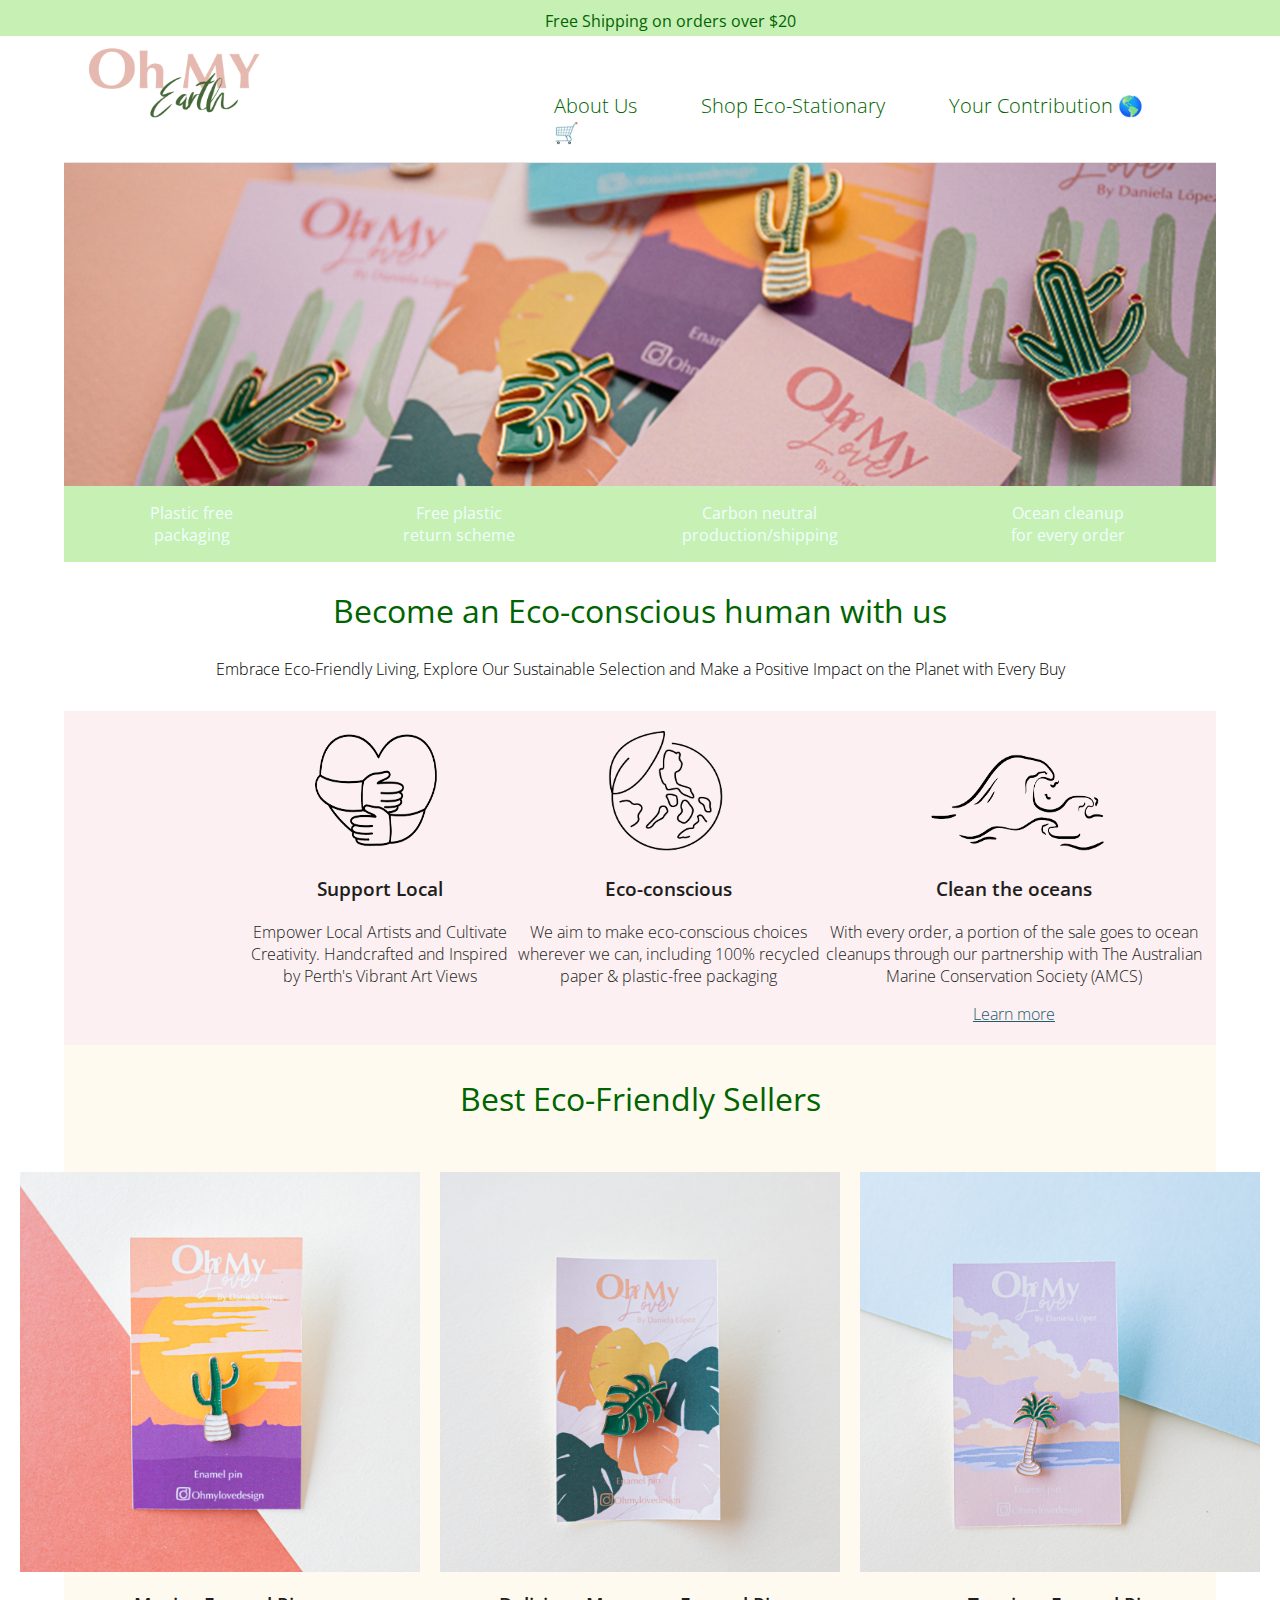
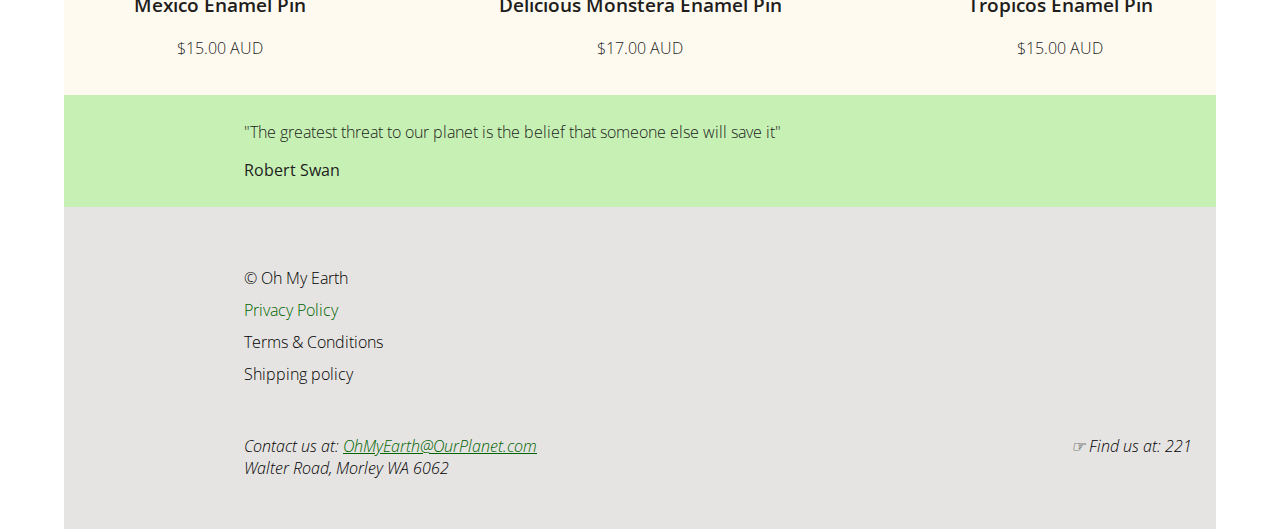
<file: index.html>
<!DOCTYPE html>
<html lang="en">
<head>
    <meta charset="UTF-8">
    <title>Oh My Earth</title>
    <link rel="icon" href="Images!/LogoEarth.gif" type="image/png">
    <link rel="stylesheet" href="style.css">
    <meta name="viewport" content="width=device-width, initial-scale=1.0">
    <link href="https://fonts.googleapis.com/css2?family=Open+Sans:ital,wght@0,300..800;1,300..800&display=swap" rel="stylesheet">
</head>
<body>
    <!-- Top Banner Section -->
    <div class="banner">
        <div class="banner__content">
            <strong>Free Shipping on orders over $20</strong>
        </div>
    </div>

    <div id="wrapper">
        <header>
            <a href="index.html">
                <img src="Images!/Logo.png" alt="Oh My Earth logo" width="180" height="85">
            </a>
            <h1>Oh My Earth</h1>
        </header>

        <!-- Navigation -->
        <nav>
            <ul>
                <li><a href="AboutUs.html" title="About us">About Us</a></li>
                <li><a href="ShopEco.html" title="Shop Eco-stationery">Shop Eco-Stationary</a></li>
                <li><a href="YourContribution.html" title="Your Contribution">Your Contribution &#127758;</a></li>
                <li><a href="ShoopingCart.html" title="Shopping Cart">&#128722;</a></li>
            </ul>
        </nav>

        <!-- CONTENT AREA 1 -->
        <main>
            <article aria-label="article">
                <!-- Banner 2 -->
                <section>
                    <div class="font-display-container">
                        <div class="font-display"><strong>Plastic free packaging</strong></div>
                        <div class="font-display"><strong>Free plastic return scheme</strong></div>
                        <div class="font-display"><strong>Carbon neutral production/shipping</strong></div>
                        <div class="font-display"><strong>Ocean cleanup for every order</strong></div>
                    </div>
                </section>

                <section id="Eco">
                    <h2>Become an Eco-conscious human with us</h2>
                    <p>Embrace Eco-Friendly Living, Explore Our Sustainable Selection and Make a Positive Impact on the Planet with Every Buy</p>
                </section>
            </article>

            <!-- CONTENT AREA 2 -->
            <article id="three-columns">
                <section>
                    <img src="Images!/Support.png" alt="Support Local" width="130" height="120">
                    <h3>Support Local</h3>
                    <p>Empower Local Artists and Cultivate Creativity. Handcrafted and Inspired by Perth's Vibrant Art Views</p>
                </section>

                <section>
                    <img src="Images!/Eco.png" alt="Eco-conscious" width="130" height="120">
                    <h3>Eco-conscious</h3>
                    <p>We aim to make eco-conscious choices wherever we can, including 100% recycled paper &#38; plastic-free packaging</p>
                </section>

                <section>
                    <img src="Images!/Oceans.png" alt="Clean the oceans" width="180" height="120">
                    <h3>Clean the oceans</h3>
                    <p>With every order, a portion of the sale goes to ocean cleanups through our partnership with The Australian Marine Conservation Society (AMCS)</p>
                    <a href="https://www.marineconservation.org.au/ocean-plastic-pollution/" title="Clean the oceans" rel="external" target="_blank">Learn more</a>
                </section>
            </article>

            <!-- CONTENT AREA 3 / Best Eco Products -->
            <section id="best_Eco">
                <h2>Best Eco-Friendly Sellers</h2>
            </section>

            <article id="three-columns2">
                <section>
                    <div class="item">
                        <img src="Images!/Best1.jpg" alt="Mexico Enamel Pin" width="400" height="400">
                        <h3>Mexico Enamel Pin</h3>
                        <p>$15.00 AUD</p>
                    </div>

                    <div class="item">
                        <img src="Images!/Best2.jpg" alt="Delicious Monstera Enamel Pin" width="400" height="400">
                        <h3>Delicious Monstera Enamel Pin</h3>
                        <p>$17.00 AUD</p>
                    </div>

                    <div class="item">
                        <img src="Images!/Best3.jpg" alt="Tropicos Enamel Pin" width="400" height="400">
                        <h3>Tropicos Enamel Pin</h3>
                        <p>$15.00 AUD</p>
                    </div>
                </section>
            </article>
        </main>

        <!-- Sidebar -->
        <blockquote>
            <p>"The greatest threat to our planet is the belief that someone else will save it"</p>
            <p><strong>Robert Swan</strong></p>
        </blockquote>

        <!-- Footer -->
        <footer>
            <p>&#169; Oh My Earth</p>
            <a href="docs/sample_doc.pdf">Privacy Policy</a>
            <p>Terms &#38; Conditions</p>
            <p>Shipping policy</p>
            <address>
                Contact us at: <a href="mailto:OhMyEarth@OurPlanet.com">OhMyEarth@OurPlanet.com</a> &#9758;
                Find us at: 221 Walter Road, Morley WA 6062
            </address>
        </footer>
    </div>
</body>
</html>
</file>
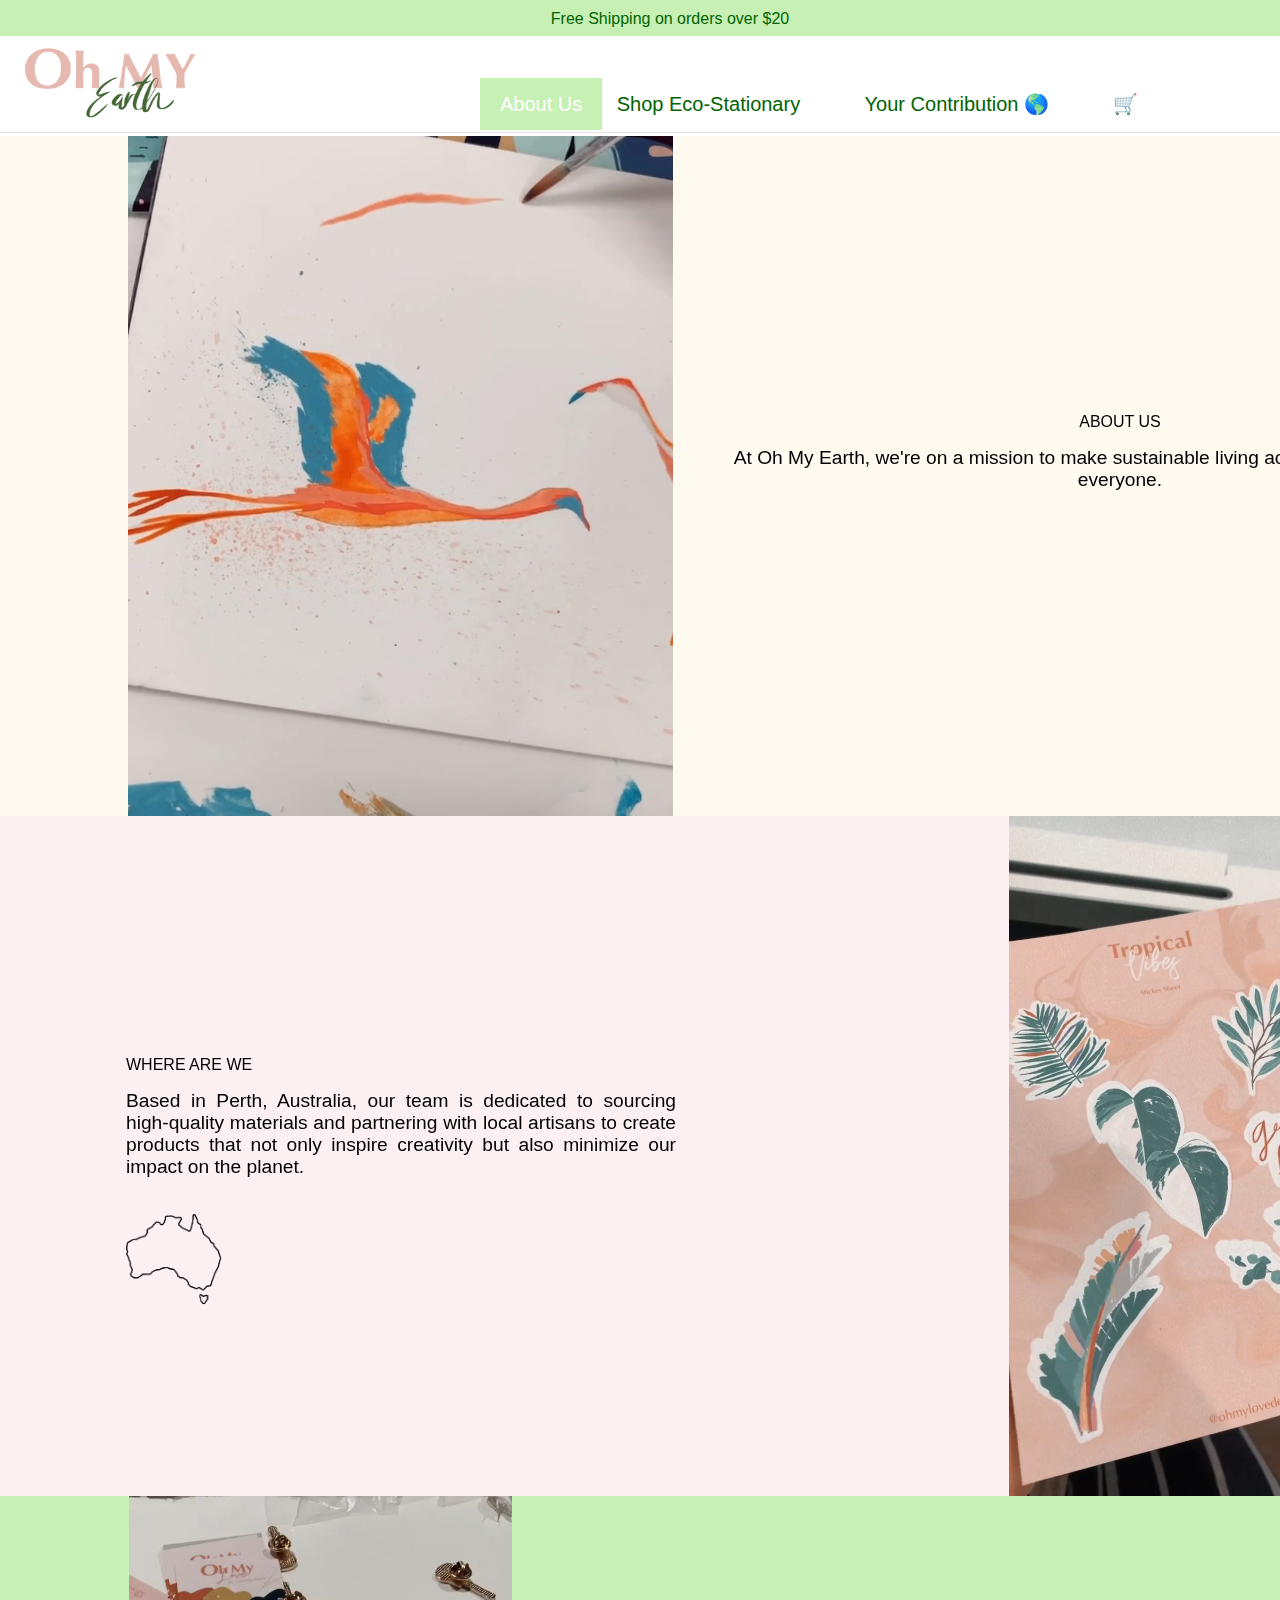
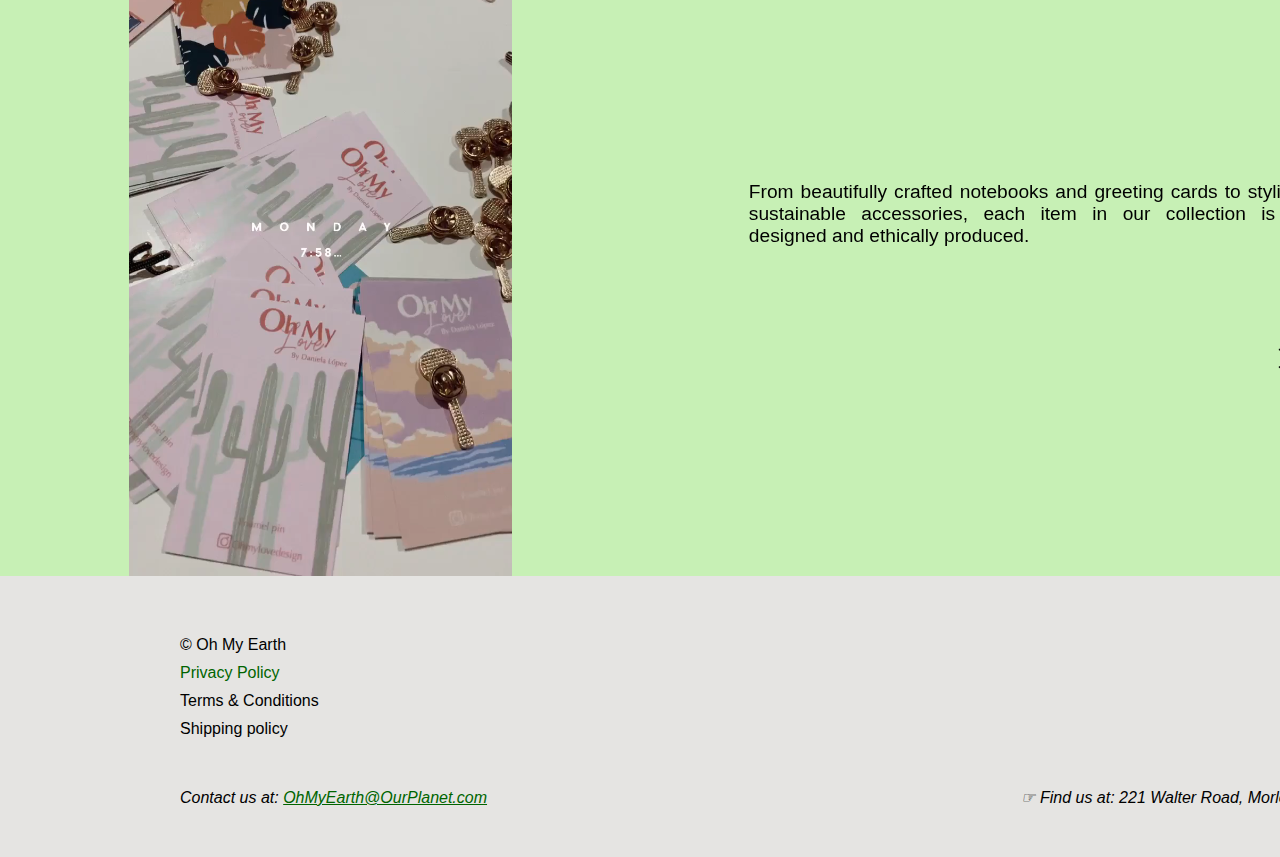
<file: AboutUs.html>
<!DOCTYPE html>
<html lang="en">
<head>
    <meta charset="UTF-8">
    <title>Oh My Earth</title>
    <link rel="icon" href="Images!/LogoEarth.gif" type="image/png">
    <link rel="stylesheet" href="Style_About.css">
    <meta name="viewport" content="width=device-width, initial-scale=1.0">
</head>
<body>
    <!-- Top Banner Section -->
    <div class="banner">
        <div class="banner__content">
            <strong>Free Shipping on orders over $20</strong>
        </div>
    </div>

    <div id="wrapper">
        <header>
            <a href="index.html">
                <img src="Images!/Logo.png" alt="Oh My Earth logo" width="180" height="85">
            </a>
            <h1>Oh My Earth</h1>
        </header>

        <!-- Navigation -->
        <nav>
            <ul>
                <li><span>About Us</span></li>
                <li><a href="ShopEco.html" title="Shop Eco-stationery">Shop Eco-Stationary</a></li>
                <li><a href="YourContribution.html" title="Your Contribution">Your Contribution &#127758;</a></li>
                <li><a href="ShoopingCart.html" title="Shooping Cart">&#128722;</a></li>
            </ul>
        </nav>

        <!-- Main Content -->
        <main>
            <!-- Video Section 1 -->
            <section class="video">
                <video autoplay muted loop>
                    <source src="Images!/Video.mp4" type="video/mp4">
                </video>
                <article>
                    <section>
                        <p>ABOUT US</p>
                        <h2>At Oh My Earth, we're on a mission to make sustainable living accessible and enjoyable for everyone.</h2>
                    </section>
                </article>
            </section>

            <!-- Video Section 2 -->
            <section class="video2">
                <video autoplay muted loop>
                    <source src="Images!/Video2.mp4" type="video/mp4">
                </video>
                <article>
                    <section>
                        <p>WHERE ARE WE</p>
                        <h2>Based in Perth, Australia, our team is dedicated to sourcing high-quality materials and partnering with local artisans to create products that not only inspire creativity but also minimize our impact on the planet.</h2>
                        <img src="Images!/AUS.png" width="100" height="90" alt="Australia icon">
                    </section>
                </article>
            </section>

            <!-- Video Section 3 -->
            <section class="video3">
                <video autoplay muted loop>
                    <source src="Images!/Video3.mp4" type="video/mp4">
                </video>
                <article>
                    <section>
                        <p>OUR WORK</p>
                        <h2>From beautifully crafted notebooks and greeting cards to stylish pens and sustainable accessories, each item in our collection is thoughtfully designed and ethically produced.</h2>
                        <img src="Images!/FreeC.png" width="110" height="90" alt="Decorative icon">
                    </section>
                </article>
            </section>
        </main>

        <!-- Footer -->
        <footer>
            <p>&#169; Oh My Earth</p>
            <a href="docs/sample_doc.pdf">Privacy Policy</a>
            <p>Terms &#38; Conditions</p>
            <p>Shipping policy</p>
            <address>
                Contact us at: <a href="mailto:OhMyEarth@OurPlanet.com">OhMyEarth@OurPlanet.com</a> &#9758;
                Find us at: 221 Walter Road, Morley WA 6062
            </address>
        </footer>
    </div>
</body>
</html>
</file>
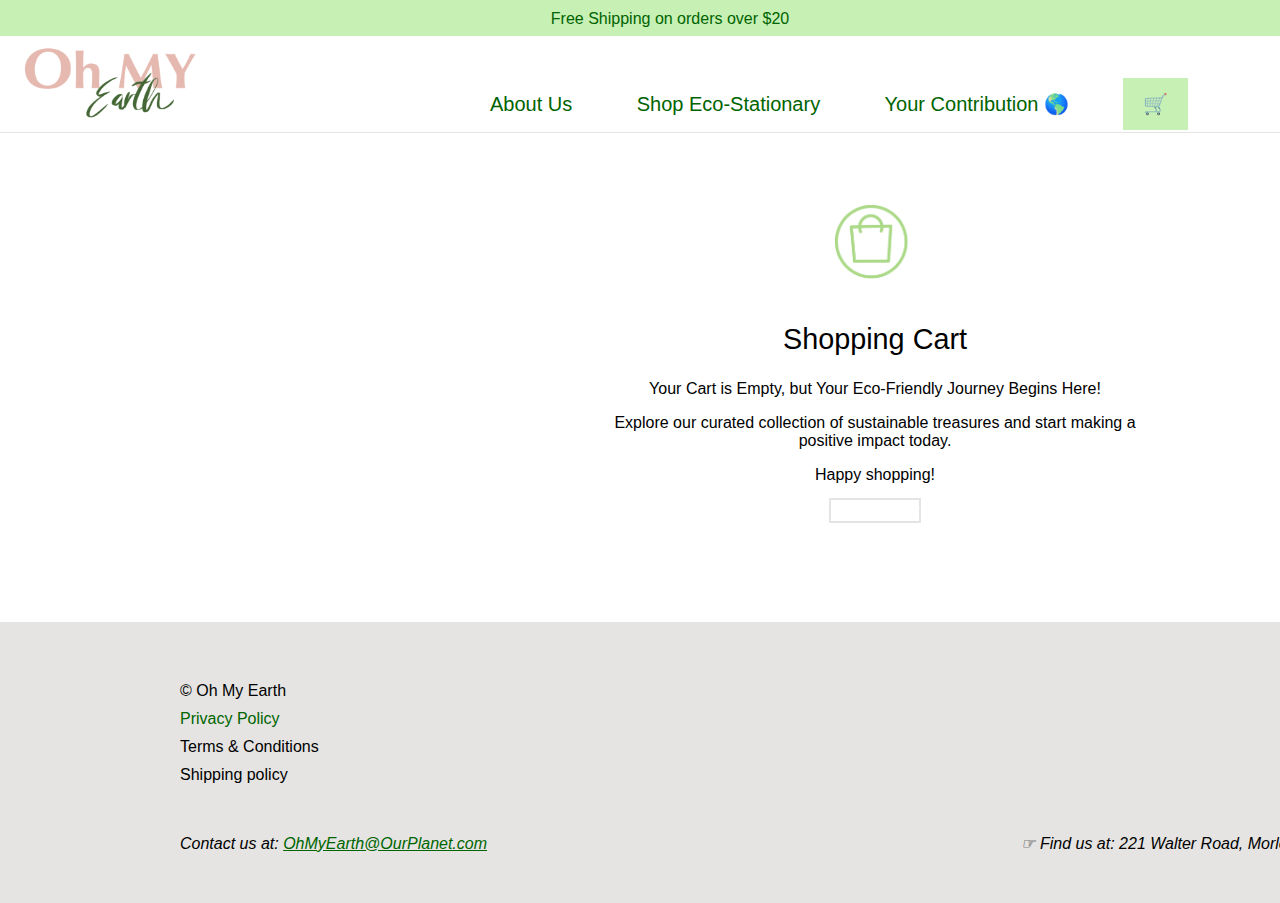
<file: ShoopingCart.html>
<!DOCTYPE html>
<html lang="en">
<head>
    <meta charset="UTF-8">
    <title>Oh My Earth</title>
    <meta name="description" content="Shopping Cart">
    <link rel="icon" href="Images!/LogoEarth.gif" type="image/png">
    <link rel="stylesheet" href="Shooping_Card.css">
</head>
<body>
    <!-- Top Banner Section -->
    <div class="banner">
        <div class="banner__content">
            <strong>Free Shipping on orders over $20</strong>
        </div>
    </div>

    <div id="wrapper">
        <header>
            <a href="index.html">
                <img src="Images!/Logo.png" alt="Oh My Earth logo" width="180" height="85">
            </a>
            <h1>Oh My Earth</h1>
        </header>

        <!-- Navigation Code Block -->
        <nav>
            <ul>
                <li><a href="AboutUs.html" title="About us">About Us</a></li>
                <li><a href="ShopEco.html" title="Shop Eco-stationery">Shop Eco-Stationary</a></li>
                <li><a href="YourContribution.html" title="Your Contribution">Your Contribution &#127758;</a></li>
                <li><span>&#128722;</span></li>
            </ul>
        </nav>
        
        <!-- Content Area -->
        <main>
            <article>
                <section>
                    <img src="Images!/Bag.png" width="90" height="90" alt=""> 
                    <h2>Shopping Cart</h2>
                    <p><b>Your Cart is Empty,</b> but Your Eco-Friendly Journey Begins Here!</p>
                    <p>Explore our curated collection of sustainable treasures and start making a positive impact today.</p> <p>Happy shopping!</p>
                    
                    <a href="ShopEco.html" title="" target="_blank">Shop Now</a>
                    
                </section>
            </article>

            <!-- Footer -->
            <footer>
                <p>&#169; Oh My Earth</p>
                <a href="docs/sample_doc.pdf">Privacy Policy</a>
                <p>Terms &#38; Conditions</p>
                <p>Shipping policy</p>
                <address>
                    Contact us at: <a href="mailto:OhMyEarth@OurPlanet.com">OhMyEarth@OurPlanet.com</a> &#9758;
                    Find us at: 221 Walter Road, Morley WA 6062
                </address>
            </footer>
        </main>
    </div>
</body>
</html>
</file>
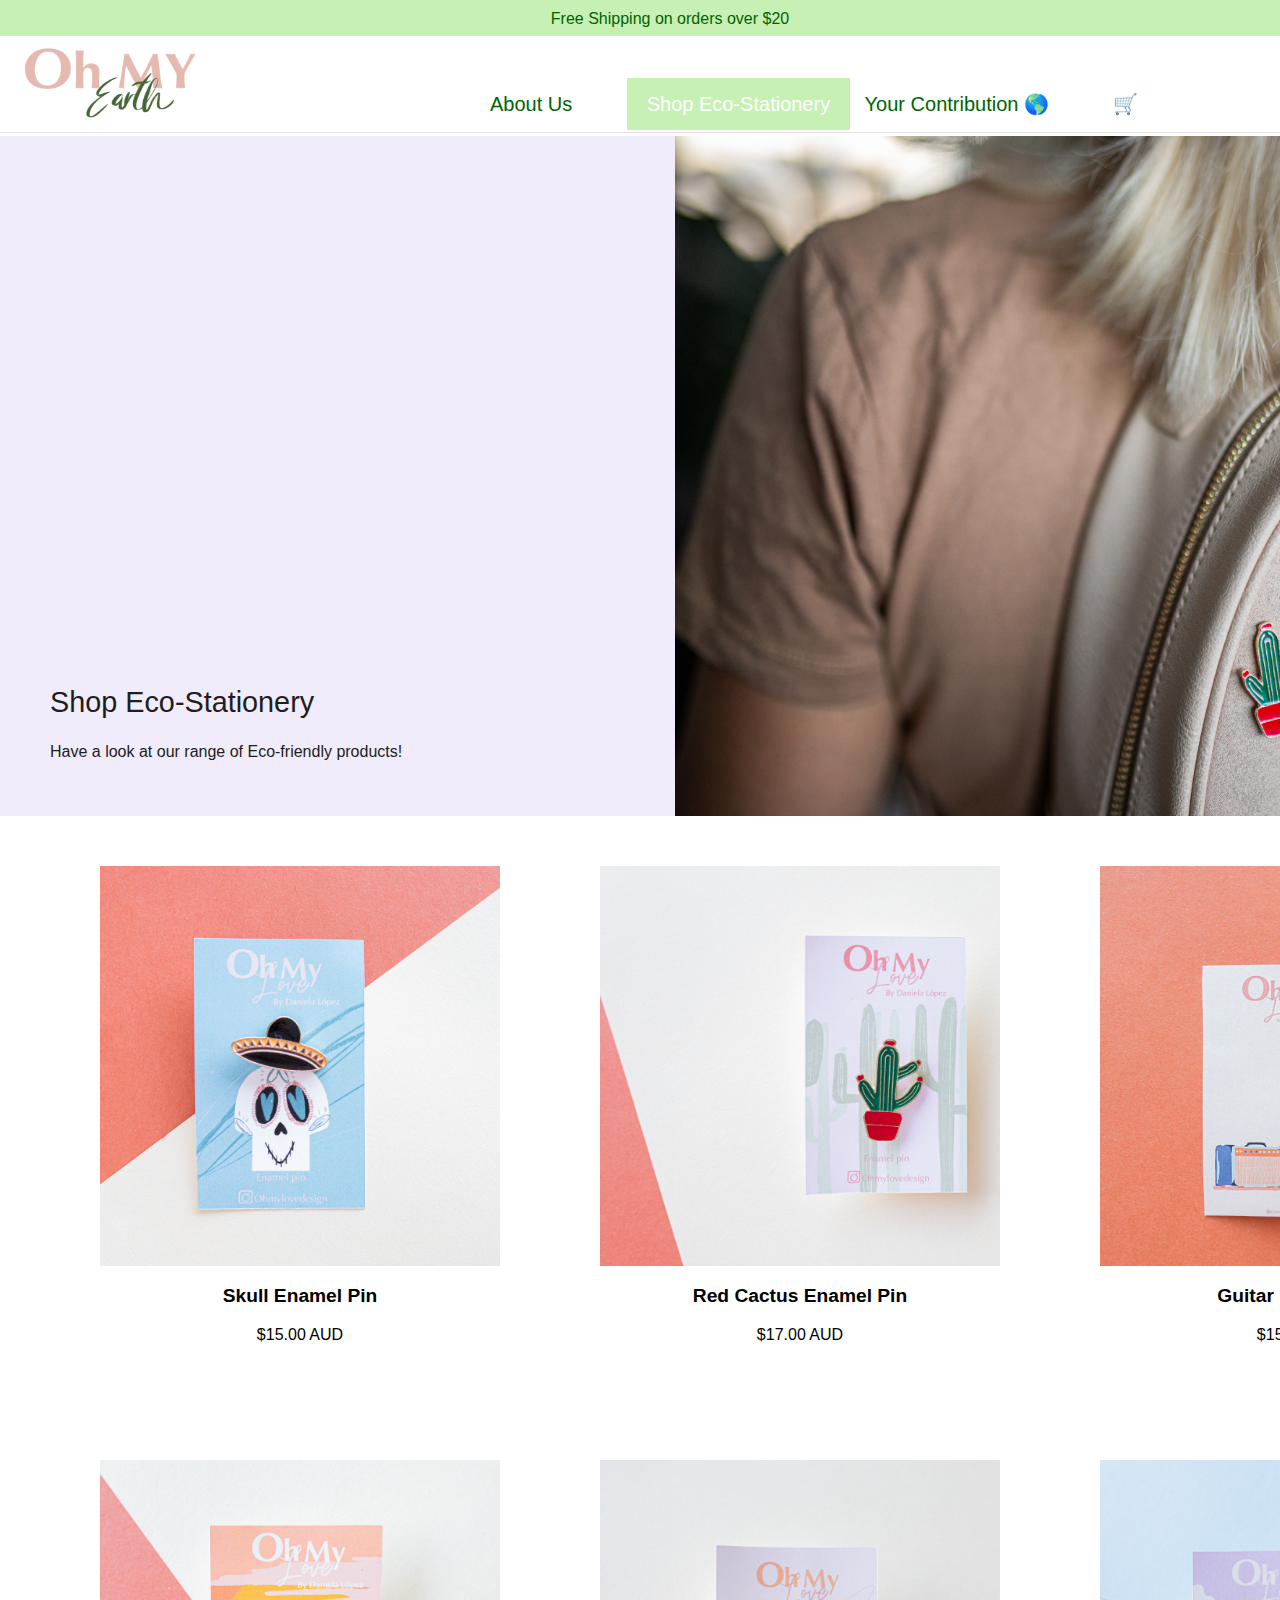
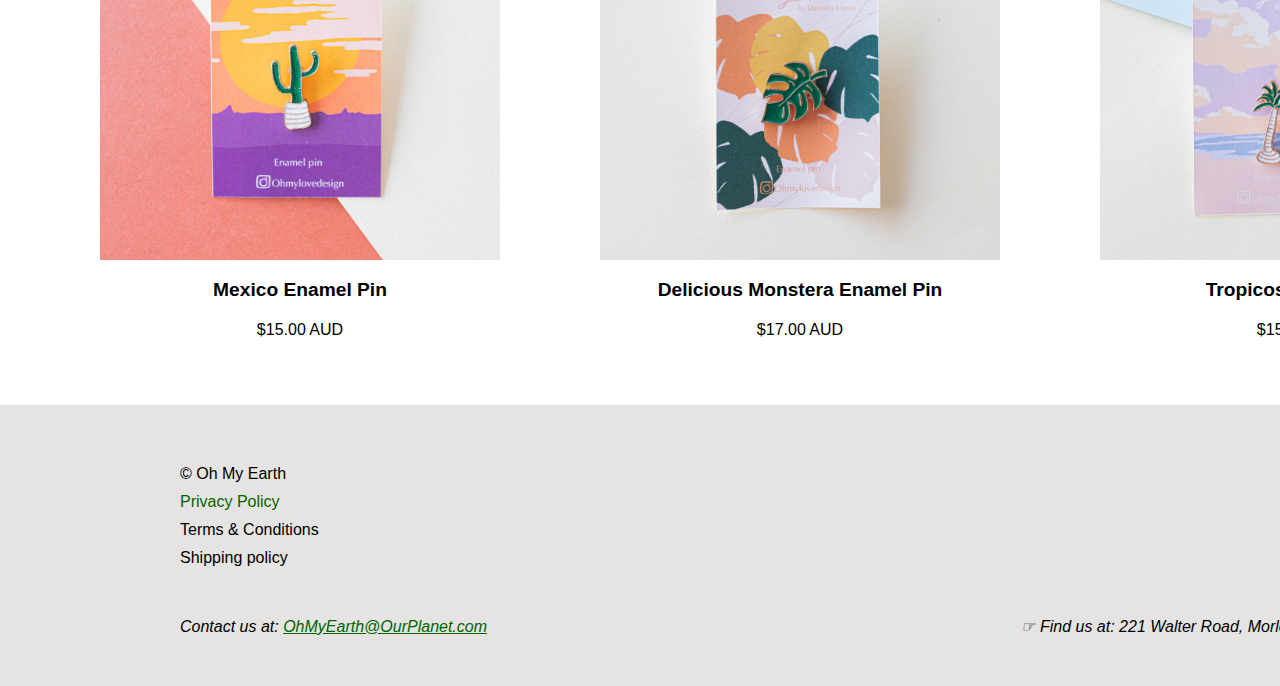
<file: ShopEco.html>
<!DOCTYPE html>
<html lang="en">
<head>
    <meta charset="UTF-8">
    <title>Oh My Earth</title>
    <link rel="icon" href="Images!/LogoEarth.gif" type="image/png">
    <link rel="stylesheet" href="ShopEco.css">
    <meta name="viewport" content="width=device-width, initial-scale=1.0">
</head>
<body>
    <!-- Top Banner Section -->
    <div class="banner">
        <div class="banner__content">
            <strong>Free Shipping on orders over $20</strong>
        </div>
    </div>

    <div id="wrapper">
        <header>
            <a href="index.html">
                <img src="Images!/Logo.png" alt="Oh My Earth logo" width="180px" height="85px">
            </a>
            <h1>Oh My Earth</h1>
        </header>

        <!-- Navigation Code Block -->
        <nav>
            <ul>
                <li><a href="AboutUs.html" title="About us">About Us</a></li>
                <li><span>Shop Eco-Stationery</span></li>
                <li><a href="YourContribution.html" title="Your Contribution">Your Contribution &#127758;</a></li>
                <li><a href="ShoopingCart.html" title="Shooping Cart">&#128722;</a></li>
            </ul>
        </nav>

        <main class="Main">
            <!-- Content Area 1 -->
            <article>
                <section>
                    <h2>Shop Eco-Stationery</h2>
                    <p>Have a look at our range of Eco-friendly products!</p>
                    <img src="Images!/PinsCollection.png" alt="" width="850" height="480">
                </section>
            </article>
        </main>
        
        <!-- Products Section -->
        <article>
            <section id="shop-eco">
                <div class="item">
                    <img src="Images!/Mexico.jpg" alt="" width="400" height="400">
                    <h3>Skull Enamel Pin</h3>
                    <p>$15.00 AUD</p>
                </div>
                
                <div class="item">
                    <img src="Images!/RedCactus.jpg" alt="" width="400" height="400">
                    <h3>Red Cactus Enamel Pin</h3>
                    <p>$17.00 AUD</p>
                </div>
                
                <div class="item">
                    <img src="Images!/guitar.jpg" alt="" width="400" height="400">
                    <h3>Guitar Enamel Pin</h3>
                    <p>$15.00 AUD</p>
                </div>
            </section> 
        </article>
        
        <article>
            <section id="shop-eco">
                <div class="item">
                    <img src="Images!/Best1.jpg" alt="" width="400" height="400">
                    <h3>Mexico Enamel Pin</h3>
                    <p>$15.00 AUD</p>
                </div>
                
                <div class="item">
                    <img src="Images!/Best2.jpg" alt="" width="400" height="400">
                    <h3>Delicious Monstera Enamel Pin</h3>
                    <p>$17.00 AUD</p>
                </div>
                
                <div class="item">
                    <img src="Images!/Best3.jpg" alt="" width="400" height="400">
                    <h3>Tropicos Enamel Pin</h3>
                    <p>$15.00 AUD</p>
                </div>
            </section> 
        </article>

        <!-- Footer -->
        <footer>
            <p>&#169; Oh My Earth</p>
            <a href="docs/sample_doc.pdf">Privacy Policy</a>
            <p>Terms & Conditions</p>
            <p>Shipping policy</p>
            <address>
                Contact us at: <a href="mailto:OhMyEarth@OurPlanet.com">OhMyEarth@OurPlanet.com</a> &#9758;
                Find us at: 221 Walter Road, Morley WA 6062
            </address>
        </footer>
    </div>
</body>
</html>
</file>
<file: style.css>
/* 
Date: 29/04/24
Version: Assignment 2 Web Design
*/

/* COLORS
#211d1c - dark brown (for text)
#2f261d - brown
#4389a2 - teal
#c62d03 - burnt red
*/

/* GLOBAL SETTINGS
---------------------------------------- */
body {
    font-size: 16px;
    font-weight: 300;
    font-family: 'Open Sans', sans-serif;
    color: #211d1c;
    margin: 0;
}

#wrapper {
    position: relative;
    max-width: 1600px;
    width: 90%;
    margin: 0 auto;
}

h2 {
    font-size: 2em;
    font-weight: 400;
}

h3 {
    font-size: 1.2em;
    font-weight: 600;
}

a {
    color: #225c71; /* dark teal */
}

a:visited {
    color: #5A7E4A; /* dark green */
}

/* TOP BANNER
---------------------------------------- */
.banner {
    background: #C7F0B5;
}

.banner__content {
    margin: 0 auto;
    padding: 10px;
    max-height: 16px;
    text-align: center;
    font-size: 16px;
    color: darkgreen;
    margin-left: 60px;
}

/* HEADER
---------------------------------------- */
header {
    background: #FAE1DC url(Images!/All_big.png) no-repeat top center / cover;
    height: 450px;
    color: #5A7E4A; /* dark green */
}

header h1 {
    visibility: hidden;
}

header img {
    position: relative;
    top: 0px;
    left: 20px;
    z-index: 7;
}

/* BELOW BANNER 2
---------------------------------------- */
.font-display-container {
    display: flex;
    justify-content: space-between;
    align-items: center;
    background-color: #C7F0B5;
}

.font-display {
    padding: 1rem 5rem;
    flex-grow: 1;
    text-align: center;
    color: azure;
}

/* ECO SECTION
---------------------------------------- */
#Eco {
    text-align: center;
    color: darkgreen;
    padding-bottom: 15px;
}

#Eco p {
    color: black;
}

/* NAVIGATION
---------------------------------------- */
nav {
    background-color: #ffffff;
    position: absolute;
    top: 0px;
    left: 0px;
    width: 100%;
    padding-top: 40px;
    border-bottom: 1px solid rgba(0, 0, 0, 0.1);
}

nav ul {
    padding-left: 480px;
    list-style: none;
}

nav li {
    display: inline;
    font-size: 20px;
    
}

nav a {
    color: darkgreen;
    text-decoration: none;
    padding: 10px 50px 15px 10px;
    font-size: 20px;
}

nav a:visited {
    color: darkgreen;
}

nav a:hover {
    background-color: darkgreen;
    color: white;
}

nav span {
    padding: 15px 20px;
    background-color: #C7F0B5;
    color: #ffffff;
}

/* CONTENT 2
---------------------------------------- */
#three-columns {
    display: flex;
    text-align: center;
    padding: 20px 10px 20px 180px;
    background-color: #fcf0f2;
}

/* CONTENT 3
---------------------------------------- */
/* Title Best eco products
---------------------------------------- */
#best_Eco {
    text-align: center;
    color: darkgreen;
    padding: 5px 10px;
    background-color: floralwhite;
}

#three-columns2 section {
    display: flex;
    justify-content: center;
    padding: 10px;
    background-color: floralwhite;
}

.item {
    margin: 10px;
    text-align: center;
}

.item img {
    display: block;
}

.item p {
    margin-top: 5px;
}

/* SIDEBAR
---------------------------------------- */
blockquote {
    padding: 10px 0 10px 180px;
    background-color: #C7F0B5;
    margin: auto;
}

/* FOOTER
---------------------------------------- */
footer {
    background-color: #E5E4E2;
    color: black;
    padding: 50px 0 50px 180px;
}

footer p {
    margin: 10px 0;
}

footer a {
    color: darkgreen;
    text-decoration: none;
    margin-right: 530px;
}

address {
    margin-top: 50px;
}

address a {
    color: darkgreen;
    text-decoration: underline;
}

/* MEDIA QUERIES
---------------------------------------- */
@media (max-width: 1000px) {
    #wrapper {
        width: 100%;
    }

    .font-display-container {
        margin: 0;
    }
}

@media (max-width: 800px) {
    header {
        background: url(Images!/All.png);
        height: 400px;
    }

    header img {
        width: 20%;
        height: auto;
    }

    nav {
        padding-top: 70px;
    }

    nav ul {
        padding-left: 5px;
    }

    .font-display-container {
        flex-wrap: wrap;
    }

    #Eco {
        flex-wrap: wrap;
        padding: 0 5px;
    }

    #three-columns {
        display: block;
        text-align: left;
        flex-wrap: wrap;
        padding: 0 80px;
    }

    footer {
        padding-right: 80px;
    }

    footer ul {
        flex-wrap: wrap;
    }

    footer li {
        padding-bottom: 10px;
    }

    #three-columns2 section {
        display: block;
        text-align: left;
        flex-wrap: wrap;
    }

    #three-columns2 section img {
        float: inherit;
        margin: 30px 20px;
    }
}

@media (max-width: 600px) {
    header {
        background: url(Images!/All.png);
        height: 0;
    }

    header img {
        width: 20%;
        height: auto;
    }

    nav {
        padding-top: 30px;
    }

    nav ul {
        padding-left: 5px;
    }

    nav a {
        font-size: 3.5vw;
    }

    nav li {
        font-size: 1vw;
    }

    .font-display-container {
        flex-wrap: wrap;
    }

    #Eco {
        flex-wrap: wrap;
        padding:  10px;
    }

    #three-columns {
        display: block;
        text-align: left;
        flex-wrap: wrap;
        padding: 80px;
    }

    footer {
        padding: 50px 80px;
    }

    footer ul {
        flex-wrap: wrap;
    }

    footer li {
        padding-bottom: 10px;
    }

    #three-columns2 section {
        display: block;
        text-align: left;
        flex-wrap: wrap;
    }

    #three-columns2 section img {
        float: inherit;
        margin: 30px 20px;
        flex-wrap: wrap;
    }

    blockquote {
        flex-wrap: wrap;
        padding: 80px;
    }
}
</file>
<file: Style_About.css>
/*
Date: 29/04/24
Version: Assignment 2 Web Design
*/

/* COLOURS
----------------------------------------
#211d1c - dark brown (for text)
#2f261d - brown
#4389a2 - teal
#c62d03 - burnt red
*/

/* GLOBAL SETTING
----------------------------------------
*/

body {
    font-size: 16px;
    font-weight: 300;
    font-family: 'Open Sans', sans-serif;
    color: #211d1c;
    margin: 0;
}

#wrapper {
    position: relative;
    width: 1600px; 
    margin: 0 auto;
}

h2 {
    font-size: 1.2em;
    font-weight: 300;
}

h3 {
    font-size: 1.2em;
    font-weight: 600;
}

h4 {
    font-size: 1.3em;
    font-weight: 10;
}

a {
    color: #225c71; /* dark teal */
}

a:visited {
    color: #5A7E4A; /* dark green */
}

/* Nav and Logo
----------------------------------------
*/

header {
    background: #ffffff; /* pink/ main image banner */ 
    height: 100px;
    color: #5A7E4A; /* dark green */
}

header h1 {
    visibility: hidden;
}

header img {
    position: relative;
    top: 0px;
    left: 20px; 
    z-index: 7; 
}

/* TOP BANNER
----------------------------------------
*/

.banner {
    background: #C7F0B5; 
}

.banner__content {
    margin: 0 auto;
    padding: 10px;
    max-height: 16px;
    text-align: center; 
    font-size: 16px; 
    color: darkgreen;
    margin-left: 60px;
}

/* NAVIGATION
---------------------------------------- */

nav {
    background-color: #ffffff;
    position: absolute;
    top: 0px;
    left: 0px;
    width: 100%;
    padding-top: 40px;
    border-bottom: 1px solid rgba(0, 0, 0, 0.1);
}

nav ul {
    padding-left: 480px;
    list-style: none;
}

nav li {
    display: inline;
    font-size: 20px;
}

nav a {
    color: darkgreen;
    text-decoration: none;
    padding: 10px 50px 15px 10px;
    font-size: 20px;
}

nav a:visited {
    color: darkgreen;
}

nav a:hover {
    background-color: darkgreen;
    color: white;
}

nav span {
    padding: 15px 20px;
    background-color: #C7F0B5;
    color: #ffffff;
}

/* HEADER video
----------------------------------------
*/

.video {
    height: 680px; /* Set the height of the header */
    margin: 0; /* Reset margin */
    padding: 0; /* Reset padding */
    position: relative; /* Ensure the video stays within the header */
    background-color: floralwhite;
}

.video video {
    position: absolute; /* Position the video element */
    width: 50%; /* Make the video cover the entire header */
    height: 100%;
    object-fit: contain; /* Ensure the video covers the entire header */
}

.video article {
    position: relative; /* Ensure relative positioning for absolute positioning of children */
    padding-top: 300px; /* Add padding to create space for the text */
    padding-left: 0px;
    color: black; /* Set the color of the text */
}

.video article section {
    position: relative; /* Position the text content absolutely */
    top: 50%; /* Position the text content vertically centered */
    left: 70%; /* Position the text content horizontally centered */
    transform: translate(-50%, -50%); /* Center the text content */
    text-align: center; /* Center align the text content */
    max-width: 50%; /* Set maximum width for the text content */
}

/* video2
----------------------------------------
*/

.video2 {
    height: 680px; /* Set the height of the header */
    margin: 0; /* Reset margin */
    padding: 0; /* Reset padding */
    position: relative;
    padding-left: 400px; /* Ensure the video stays within the header */
    background-color: #fcf0f2;
}

.video2 video {
    position: absolute; /* Position the video element */
    width: 100%; /* Make the video cover the entire header */
    height: 100%;
    object-fit: contain; /* Ensure the video covers the entire header */
}

.video2 article {
    position: relative; /* Ensure relative positioning for absolute positioning of children */
    padding-top: 350px; /* Add padding to create space for the text */
    padding-left: 100px;
    color: black; /* Set the color of the text */
}

.video2 article section {
    position: static; /* Position the text content absolutely */
    top: 50%; /* Position the text content vertically centered */
    left: 50%; /* Position the text content horizontally centered */
    transform: translate(-68%, -50%); /* Center the text content */
    text-align: justify; /* Center align the text content */
    max-width: 50%; /* Set maximum width for the text content */
}

.video2 img {
    padding-top: 20px;
    padding-left: 0px;
}

/* video3
----------------------------------------
*/

.video3 {
    height: 680px; /* Set the height of the header */
    margin: 0; /* Reset margin */
    padding: 0; /* Reset padding */
    position: relative;
    background-color: #C7F0B5;
}

.video3 video {
    position: absolute; /* Position the video element */
    width: 40%; /* Make the video cover the entire header */
    height: 100%;
    object-fit: contain; /* Ensure the video covers the entire header */
}

.video3 article {
    position: relative; /* Ensure relative positioning for absolute positioning of children */
    padding-top: 350px; /* Add padding to create space for the text */
    padding-left: 0px;
    color: black; /* Set the color of the text */
}

.video3 article section {
    position: relative; /* Position the text content absolutely */
    top: 50%; /* Position the text content vertically centered */
    left: 70%; /* Position the text content horizontally centered */
    transform: translate(-58%, -50%); /* Center the text content */
    text-align: end; /* Center align the text content */
    max-width: 40%; /* Set maximum width for the text content */
}

.video3 img {
    padding-top: 20px;
    padding-right: 0px;
}

.video3 h2 {
    text-align: justify;
}

/* FOOTER BANNER
----------------------------------------
*/

.Footer_banner {
    background-color: #fef7e7;
}

.Fbanner__content {
    margin: 0 auto;
    padding-top: 50px;
    padding-bottom: 50px;
    padding-right: 110px;
    padding-left: 110px;
    max-height: 300px;
    text-align: center;
    font-size: 16px;
    color: darkgreen;
}

/* footer
----------------------------------------
*/

footer {
    background-color: #E5E4E2; /* light grey */
    color: black; /* Text color for the footer */
    padding-left: 180px; /* Padding around the footer content */
    padding-top: 50px;
    padding-bottom: 50px;
}

footer p {
    margin: 10px 0; /* Margin between paragraphs */
}

footer a {
    color: darkgreen; /* Link color */
    text-decoration: none; /* Remove underline from links */
    margin-right: 530px; /* Margin between links */
}

address {
    margin-top: 50px; /* Margin between address and other footer content */
}

address a {
    color: darkgreen; /* Link color within the address */
    text-decoration: underline; /* Remove underline from links within the address */
}
</file>
<file: Shooping_Card.css>
/* GLOBAL SETTINGS */
body {
	font-size: 16px;
	font-weight: 300;
	font-family: 'Open Sans', sans-serif;
	color: #211d1c;
	margin: 0;
}

#wrapper {
	position: relative;
	width: 1600px; 
	margin: 0 auto;
}

h2 {
	font-size: 1.8em;
	font-weight: 350;
}

h3 {
	font-size: 1.2em;
	font-weight: 600;
}

h4 {
	font-size: 1.3em;
	font-weight: 10;
}

a {
	color: #225c71; /* dark teal */
}

a:visited {
	color: #5A7E4A; /* dark green */
}

/* NAVIGATION AND HEADER */
header h1 {
	visibility: hidden;
}

header img {
	position: relative;
	top: 0px;
	left: 20px;
	z-index: 7;
}

.banner {
	background: #C7F0B5;
}

.banner__content {
	margin: 0 auto;
	padding: 10px;
	max-height: 16px;
	text-align: center;
	font-size: 16px;
	color: darkgreen;
	margin-left: 60px;
}

nav {
	position: absolute;
	top: 0px;
	left: 0px;
	width: 100%;
	padding-top: 40px;
	background-blend-mode: overlay;
	border-bottom: 1px solid rgba(0, 0, 0, 0.1);
}

nav ul {
	padding-left: 480px;
	list-style: none;
}

nav li {
	display: inline;
	font-size: 20px;
}

nav a {
	color: darkgreen;
	text-decoration: none;
	padding: 10px 50px 15px 10px;
	font-size: 20px;
}

nav a visited {
	color: #ffffff;
}

nav a hover {
	background-color: darkgreen;
}

nav span {
	padding: 15px 20px 15px 20px;
	background-color: #C7F0B5;
	color: #ffffff;
}

/* CONTENT AREA 1 */
article {
	padding-top: 0px;
	padding-left: 300px;
	padding-right: 450px;
	padding-bottom: 100px;
	color: black;
	text-align: center;
}

article img {
	padding-top: 0px;
	padding-left: 310px;
}

article h2 {
	padding-left: 300px;
}

article p {
	padding-left: 300px;
}

article a {
	color: #ffffff;
	text-decoration: none;
	font-size: 1.2em;
	border: 2px solid #E5E4E2;
	margin-left: 300px;
}

/* FOOTER */
footer {
	background-color: #E5E4E2;
	color: black;
	padding-left: 180px;
	padding-top: 50px;
	padding-bottom: 50px;
}

footer p {
	margin: 10px 0;
}

footer a {
	color: darkgreen;
	text-decoration: none;
	margin-right: 530px;
}

address {
	margin-top: 50px;
}

address a {
	color: darkgreen;
	text-decoration: underline;
}
</file>
<file: ShopEco.css>
/*GLOBAL SETTING
----------------------------------------
*/

body {
	font-size: 16px;
	font-weight: 300;
	font-family: 'Open Sans', sans-serif;
	color: #211d1c;
	margin: 0;
}
#wrapper {
	position: relative;
	width: 1600px; 
	margin: 0 auto;
}

h2 {
	font-size: 1.8em;
	font-weight: 350;
    
    
    
}

h3 {
	font-size: 1.2em;
	font-weight: 600;
}
h4 {
	font-size: 1.3em;
    font-weight: 10;
}


a { /* color of links */
	color: #225c71; /* dark teal */
}

a:visited {
	color: #5A7E4A; /* dark green */
} 

 /* Nav and Logo
----------------------------------------
*/
header  {
	background: #ffffff; /* pink/ main image banner */ 
    height: 76px;
    color: #5A7E4A;/* dark green */
    
}

header h1 { 
 visibility: hidden;
}
header img { /* position of logo */
    position: relative;
    top: 0px; left: 20px; 
    z-index: 7; 
}


  /* TOP BANNER
----------------------------------------
*/      

.banner {
     background: #C7F0B5; 
    
}

.banner__content {
    margin: 0 auto;
    padding: 10px;
    max-height: 16px;
    text-align: center; 
    font-size: 16px; 
    color:darkgreen;
    margin-left: 60px;

}

/* NAVIGATION
----------------------------------------
*/
nav {
    background-color: #ffffff;
    position: absolute;
    top: 0px;
    left: 0px;
    width: 100%;
    padding-top: 40px;
    border-bottom: 1px solid rgba(0, 0, 0, 0.1);
}

nav ul {
    padding-left: 480px;
    list-style: none;
}

nav li {
    display: inline;
    font-size: 20px;
}

nav a {
    color: darkgreen;
    text-decoration: none;
    padding: 10px 50px 15px 10px;
    font-size: 20px;
}

nav a:visited {
    color: darkgreen;
}

nav a:hover {
    background-color: darkgreen;
    color: white;
}

nav span {
    padding: 15px 20px;
    background-color: #C7F0B5;
    color: #ffffff;
}
/* HEADER image
----------------------------------------
*/ 
.Main {
    height: 680px; /* Set the height of the header */
    background-color:#f0ecfc;
    position: relative;
    
    
}

.Main img {
    position: absolute; 
    
    right: 0;
    bottom: 0px;
    top: 0px;
    width: 925px;
    height: 100%;
}

.Main h2{
    padding-left: 50px;
    padding-top: 550px;
}

.Main p{
    padding-left: 50px;
    
}

/* products section
----------------------------------------
*/ 

#shop-eco {
    text-align: center;
    color:black;
    padding-bottom: 0px;
    padding-top: 0px;
    padding-left: 10px; 
    display: flex;
    justify-content: center; /* Center items horizontally */
    padding-right: 10px;
    background-color:#ffffff;
}

.item {
    margin: 50px;
    text-align: center;
}

.item img {
    display:block;
}

.item p {
    margin-top: 5px;
}


 


/* FOOTER BANNER
----------------------------------------
*/      

.Footer_banner {
     background-color:#fef7e7; 
    
}

.Fbanner__content {
    margin: 0 auto;
    padding-top: 50px;
    padding-bottom: 50px;
    padding-right: 110px;
    padding-left: 110px;
    max-height: 300px;
    text-align: center; 
    font-size: 16px; 
    color:darkgreen;

}

 /* footer
----------------------------------------
*/

footer {
    background-color:#E5E4E2; /* light grey */
    color:black; /* Text color for the footer */
    padding-left: 180px; /* Padding around the footer content */
    padding-top: 50px;
    padding-bottom: 50px;
}

footer p {
    margin: 10px 0; /* Margin between paragraphs */
}

footer a {
    color:darkgreen; /* Link color */
    text-decoration:none; /* Remove underline from links */
    margin-right: 530px; /* Margin between links */
}

address {
    margin-top: 50px; /* Margin between address and other footer content */
}

address a {
    color:darkgreen; /* Link color within the address */
    text-decoration: underline; /* Remove underline from links within the address */
}
</file>
